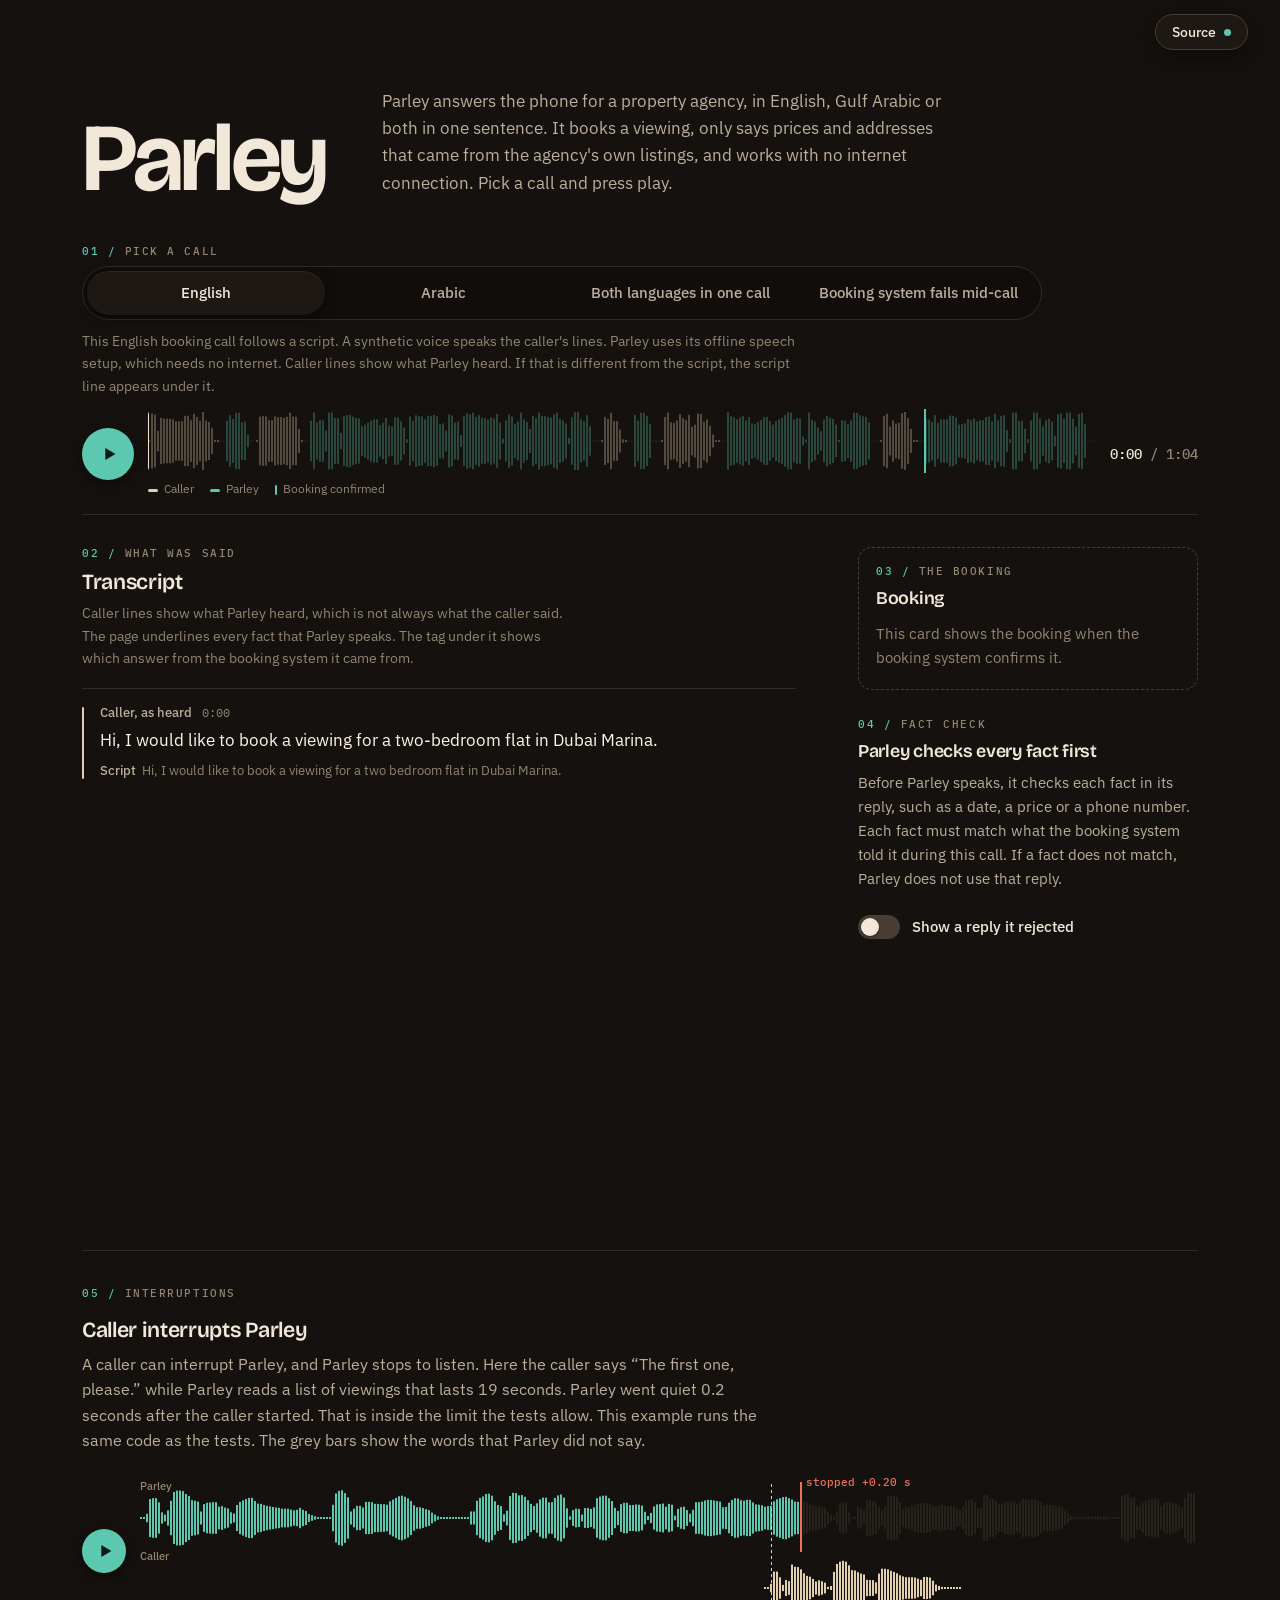
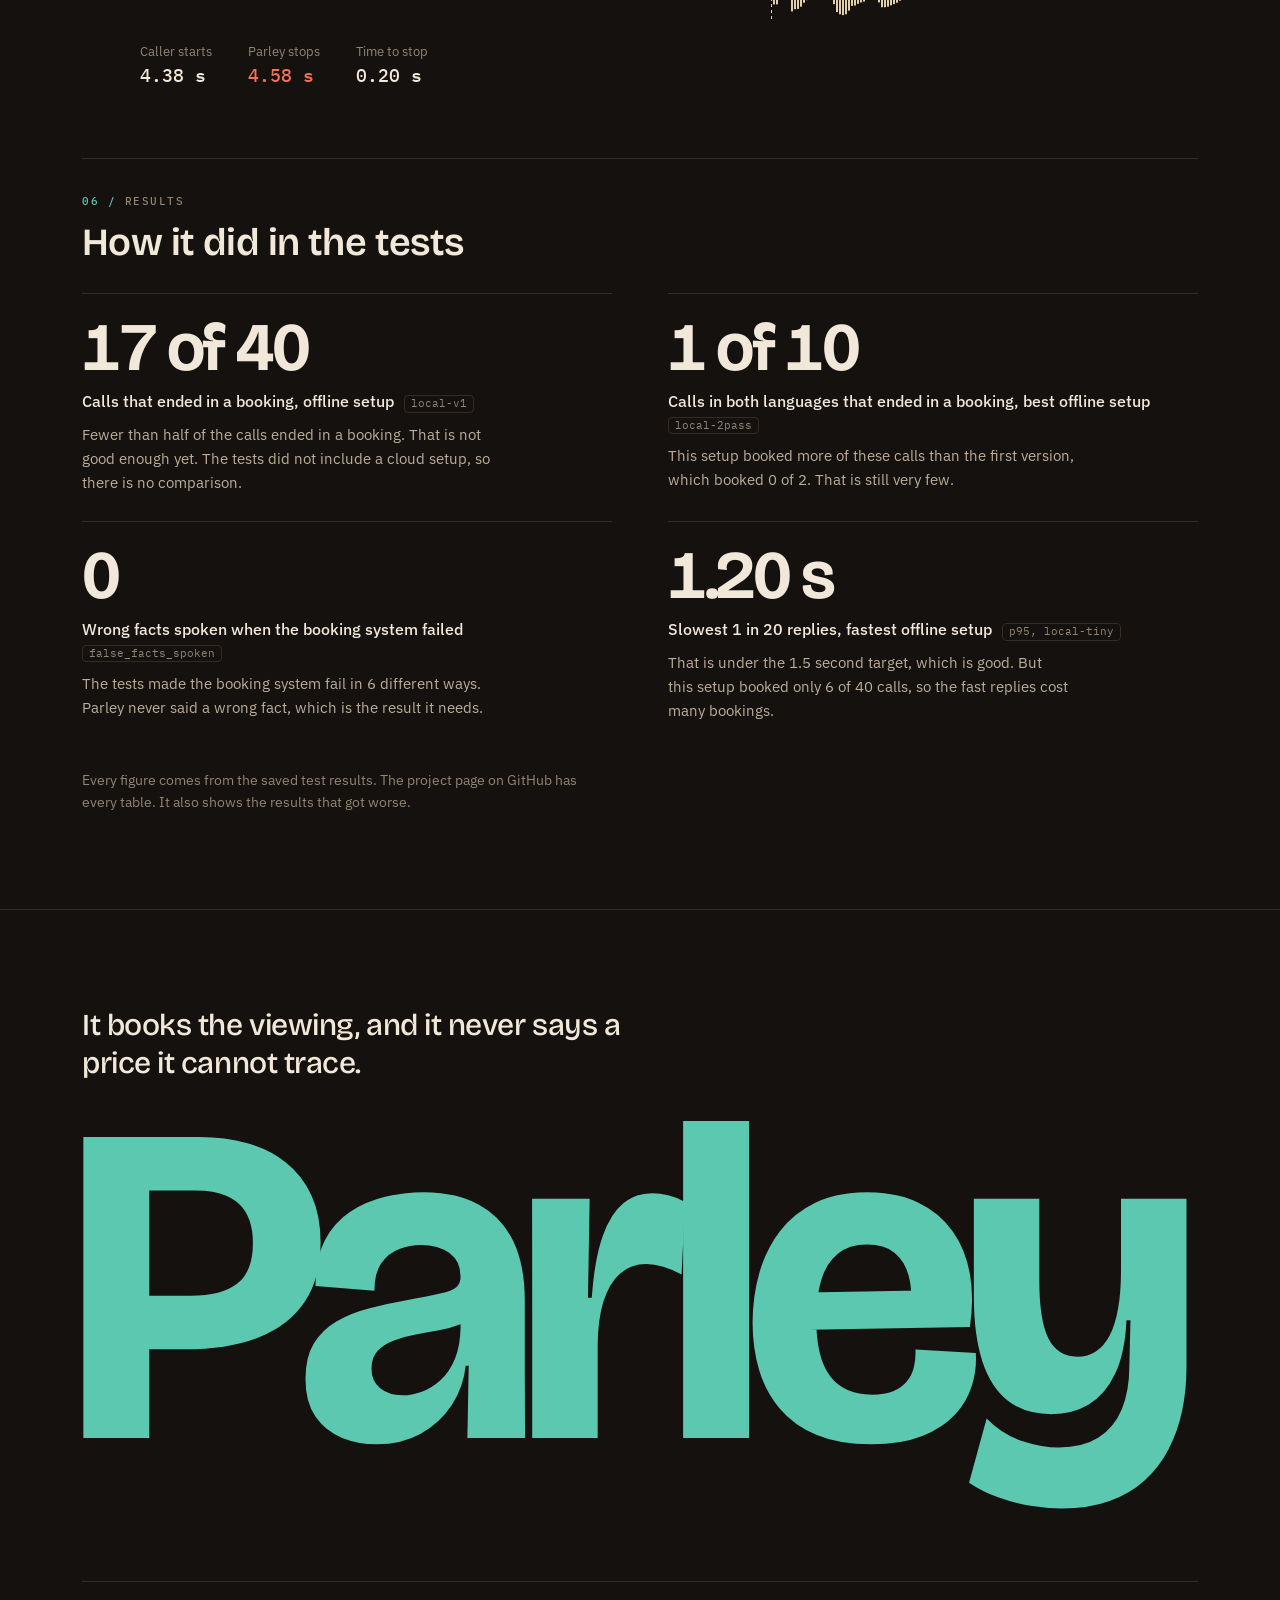
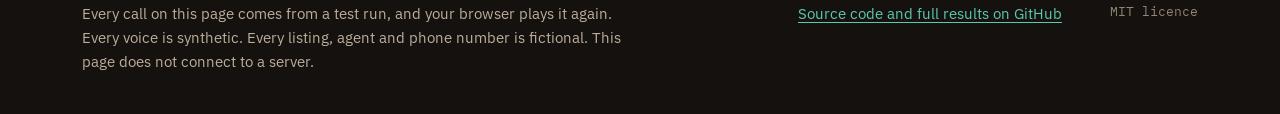
<file: site/index.html>
<!doctype html>
<html lang="en">
<head>
<meta charset="utf-8">
<meta name="viewport" content="width=device-width, initial-scale=1">
<title>Parley: a phone agent for property viewings</title>
<meta name="description" content="This page plays recorded calls to Parley, a phone agent that books property viewings in English, Gulf Arabic or both in one sentence. The page shows where each fact that Parley speaks came from.">
<meta name="theme-color" content="#15110e">
<meta property="og:title" content="Parley: a phone agent for property viewings">
<meta property="og:description" content="Listen to recorded calls in English, Gulf Arabic and both at once. The page shows where each spoken fact came from.">
<meta property="og:type" content="website">
<link rel="icon" href="favicon.svg" type="image/svg+xml">
<link rel="preconnect" href="https://fonts.googleapis.com">
<link rel="preconnect" href="https://fonts.gstatic.com" crossorigin>
<link rel="stylesheet" href="https://fonts.googleapis.com/css2?family=Bricolage+Grotesque:opsz,wght@12..96,500..700&family=IBM+Plex+Mono:wght@400;500&family=IBM+Plex+Sans+Arabic:wght@400;500&family=IBM+Plex+Sans:ital,wght@0,400;0,500;0,600;1,400&display=swap">
<link rel="stylesheet" href="styles.css">
</head>
<body>
<a class="skip" href="#line">Skip to the calls</a>
<a class="source-pill" href="https://github.com/samad-zeeshan/Parley">Source</a>

<header class="masthead">
  <h1 translate="no">Parley</h1>
  <p class="lede">Parley answers the phone for a property agency, in English, Gulf Arabic or both in one sentence.
    It books a viewing, only says prices and addresses that came from the agency's own listings, and works with no
    internet connection. Pick a call and press play.</p>
</header>

<main>
  <div class="stage">
  <section id="line" class="line" aria-label="Recorded calls">
    <p class="eyebrow" aria-hidden="true">Pick a call</p>
    <div class="dial" role="group" aria-label="Pick a call">
      <span class="dial-thumb" aria-hidden="true"></span>
      <button type="button" data-call="english" data-demo="call-en" aria-pressed="false">English</button>
      <button type="button" data-call="arabic" data-demo="call-ar" aria-pressed="false">Arabic</button>
      <button type="button" data-call="switched" aria-pressed="false">Both languages in one call</button>
      <button type="button" data-call="outage" data-demo="call-outage" aria-pressed="false" class="fault">Booking system fails mid-call</button>
    </div>
    <p id="note" class="note"></p>

    <div class="deck">
      <button type="button" id="play" class="play" data-demo="play" aria-label="Play" disabled>
        <svg class="i-play" viewBox="0 0 24 24" aria-hidden="true"><path d="M8 5.5v13l11-6.5z"/></svg>
        <svg class="i-pause" viewBox="0 0 24 24" aria-hidden="true"><path d="M7 5h3.5v14H7zM13.5 5H17v14h-3.5z"/></svg>
        <span class="spinner" aria-hidden="true"></span>
      </button>
      <div class="wave-wrap">
        <canvas id="wave" class="wave" role="slider" tabindex="0" aria-label="Position in the call"
                aria-valuemin="0" aria-valuemax="0" aria-valuenow="0"></canvas>
        <div class="legend" aria-hidden="true">
          <span class="key caller">Caller</span>
          <span class="key agent">Parley</span>
          <span class="key event" id="event-key">Booking confirmed</span>
        </div>
      </div>
      <p class="clock" aria-live="off"><span id="clock">-:--</span><span class="of"> / <span id="total">-:--</span></span></p>
    </div>
  </section>

  <div class="split">
    <section class="transcript" aria-labelledby="transcript-h">
      <p class="eyebrow" aria-hidden="true">What was said</p>
      <h2 id="transcript-h">Transcript</h2>
      <p class="hint">Caller lines show what Parley heard, which is not always what the caller said. The page
        underlines every fact that Parley speaks. The tag under it shows which answer from the booking system it came
        from.</p>
      <ol id="log" class="log" aria-live="polite"></ol>
      <p id="log-empty" class="log-empty">Press play. Each line appears when someone speaks it.</p>
    </section>

    <aside class="side">
      <section id="card" class="ticket" data-state="pending" aria-live="polite" aria-labelledby="card-h">
        <p class="eyebrow" aria-hidden="true">The booking</p>
        <h2 id="card-h">Booking</h2>
        <div id="card-body"></div>
      </section>

      <section class="check" aria-labelledby="check-h">
        <p class="eyebrow" aria-hidden="true">Fact check</p>
        <h2 id="check-h">Parley checks every fact first</h2>
        <p>Before Parley speaks, it checks each fact in its reply, such as a date, a price or a phone number. Each
          fact must match what the booking system told it during this call. If a fact does not match, Parley does not
          use that reply.</p>
        <button type="button" id="show-rejected" class="switch" data-demo="rejected" role="switch" aria-checked="false"
                aria-controls="rejected">
          <span class="track" aria-hidden="true"><span class="knob"></span></span>
          <span>Show a reply it rejected</span>
        </button>
        <div id="rejected" class="rejected" hidden></div>
      </section>
    </aside>
  </div>
  </div>

  <section class="barge" aria-labelledby="barge-h">
    <div class="barge-head">
      <p class="eyebrow" aria-hidden="true">Interruptions</p>
      <h2 id="barge-h">Caller interrupts Parley</h2>
      <p id="barge-text" class="barge-text"></p>
    </div>
    <div class="barge-deck">
      <button type="button" id="barge-play" class="play small" aria-label="Play the interruption" disabled>
        <svg class="i-play" viewBox="0 0 24 24" aria-hidden="true"><path d="M8 5.5v13l11-6.5z"/></svg>
        <svg class="i-pause" viewBox="0 0 24 24" aria-hidden="true"><path d="M7 5h3.5v14H7zM13.5 5H17v14h-3.5z"/></svg>
        <span class="spinner" aria-hidden="true"></span>
      </button>
      <canvas id="barge-wave" class="barge-wave" role="img" aria-label="Parley's waveform stops soon after the caller starts to talk"></canvas>
    </div>
    <dl id="barge-stats" class="barge-stats"></dl>
  </section>

  <section class="numbers" aria-labelledby="numbers-h">
    <p class="eyebrow" aria-hidden="true">Results</p>
    <h2 id="numbers-h">How it did in the tests</h2>
    <dl id="numbers" class="ledger"></dl>
    <p class="hint" id="numbers-note"></p>
  </section>

  <p id="load-error" class="load-error" role="alert" hidden>The recorded calls did not load. Reload the page to try
    again.</p>
</main>

<footer class="foot">
  <div class="foot-inner">
    <p class="foot-voice">It books the viewing, and it never says a price it cannot trace.</p>
    <p class="wordmark" aria-hidden="true" translate="no">Parley</p>
    <div class="foot-cols">
      <p>Every call on this page comes from a test run, and your browser plays it again. Every voice is
        synthetic. Every listing, agent and phone number is fictional. This page does not connect to a server.</p>
      <p><a href="https://github.com/samad-zeeshan/Parley">Source code and full results on GitHub</a></p>
      <p class="licence">MIT licence</p>
    </div>
  </div>
</footer>
<script src="app.js"></script>
</body>
</html>
</file>
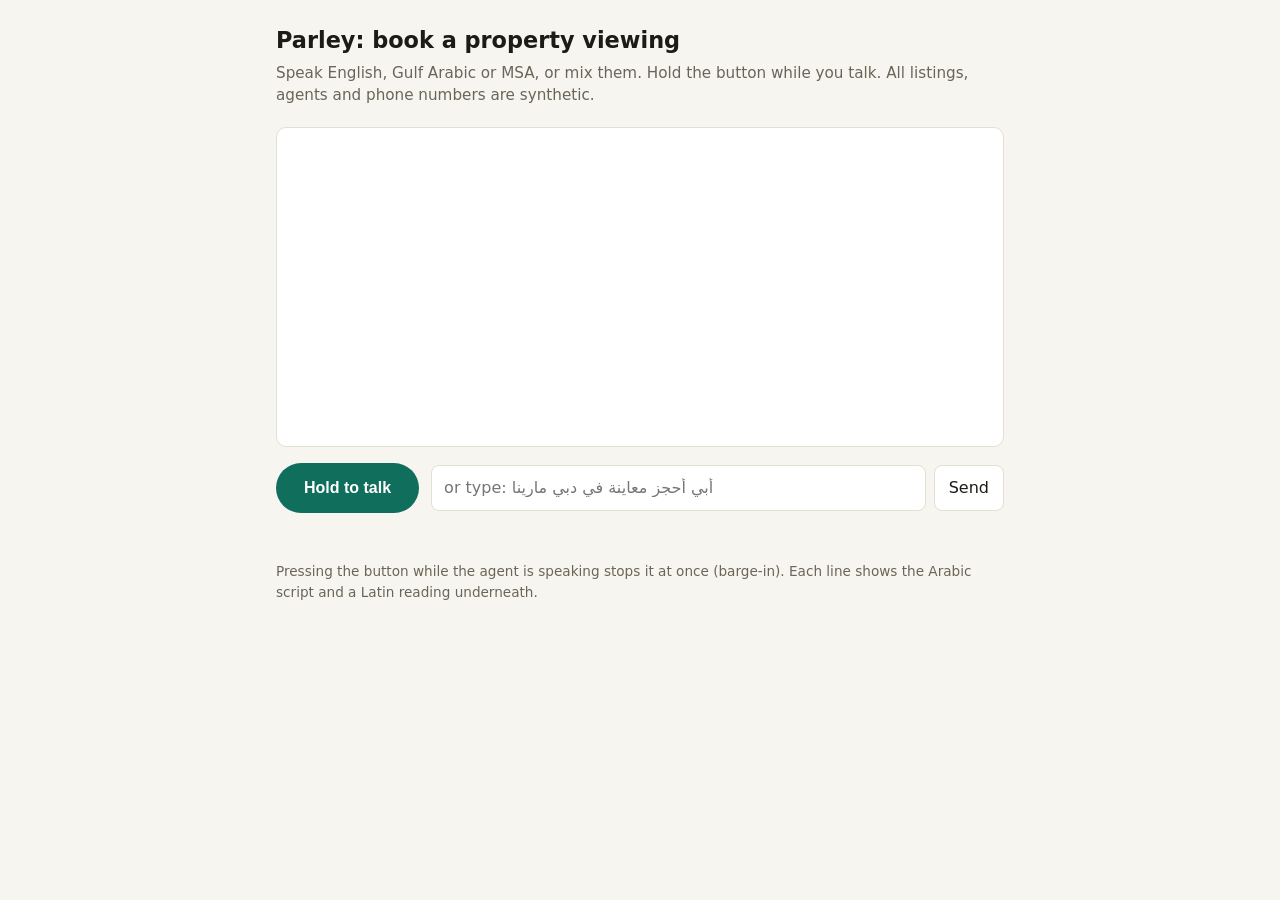
<file: web/index.html>
<!doctype html>
<html lang="en">
<head>
<meta charset="utf-8">
<meta name="viewport" content="width=device-width, initial-scale=1">
<title>Parley voice booking</title>
<style>
  :root {
    --bg: #f7f5f0; --panel: #ffffff; --ink: #1d1b16; --muted: #6b6558; --line: #e4dfd3;
    --accent: #0f6e5c; --accent-ink: #ffffff; --caller: #eef4f2; --agent: #f4f1ea; --warn: #9a3b1a;
  }
  @media (prefers-color-scheme: dark) {
    :root {
      --bg: #151412; --panel: #1f1d1a; --ink: #eeeae1; --muted: #a39d90; --line: #34312b;
      --accent: #3fb59b; --accent-ink: #0d1411; --caller: #1c2926; --agent: #2a2721; --warn: #f08a62;
    }
  }
  * { box-sizing: border-box; }
  body { margin: 0; background: var(--bg); color: var(--ink);
         font: 16px/1.5 system-ui, "Segoe UI", "Noto Sans Arabic", Tahoma, sans-serif; }
  main { max-width: 760px; margin: 0 auto; padding: 24px 16px 48px; }
  h1 { font-size: 1.4rem; margin: 0 0 4px; }
  .sub { color: var(--muted); margin: 0 0 20px; font-size: 0.95rem; }
  #log { background: var(--panel); border: 1px solid var(--line); border-radius: 10px; padding: 12px;
         min-height: 320px; max-height: 60vh; overflow-y: auto; }
  .msg { border-radius: 8px; padding: 10px 12px; margin: 8px 0; }
  .caller { background: var(--caller); margin-left: 15%; }
  .agent { background: var(--agent); margin-right: 15%; }
  .who { font-size: 0.75rem; color: var(--muted); text-transform: uppercase; letter-spacing: 0.04em; }
  .text { font-size: 1.05rem; }
  .latin { color: var(--muted); font-size: 0.9rem; font-style: italic; }
  .meta { color: var(--muted); font-size: 0.75rem; margin-top: 4px; }
  .controls { display: flex; gap: 12px; align-items: center; margin-top: 16px; flex-wrap: wrap; }
  #ptt { background: var(--accent); color: var(--accent-ink); border: 0; border-radius: 999px;
         padding: 16px 28px; font-size: 1rem; font-weight: 600; cursor: pointer; user-select: none;
         touch-action: none; }
  #ptt.rec { background: var(--warn); }
  #ptt:disabled { opacity: 0.5; cursor: wait; }
  form { display: flex; gap: 8px; flex: 1; min-width: 240px; }
  input[type=text] { flex: 1; padding: 10px 12px; border-radius: 8px; border: 1px solid var(--line);
                     background: var(--panel); color: var(--ink); font: inherit; }
  button.send { padding: 10px 14px; border-radius: 8px; border: 1px solid var(--line);
                background: var(--panel); color: var(--ink); font: inherit; cursor: pointer; }
  #status { color: var(--muted); font-size: 0.9rem; min-height: 1.4em; margin-top: 8px; }
  .note { color: var(--muted); font-size: 0.85rem; margin-top: 20px; }
</style>
</head>
<body>
<main>
  <h1>Parley: book a property viewing</h1>
  <p class="sub">Speak English, Gulf Arabic or MSA, or mix them. Hold the button while you talk. All listings,
    agents and phone numbers are synthetic.</p>
  <div id="log" aria-live="polite"></div>
  <div class="controls">
    <button id="ptt" type="button">Hold to talk</button>
    <form id="textform">
      <input id="text" type="text" placeholder="or type: أبي أحجز معاينة في دبي مارينا" autocomplete="off">
      <button class="send" type="submit">Send</button>
    </form>
  </div>
  <div id="status"></div>
  <p class="note">Pressing the button while the agent is speaking stops it at once (barge-in). Each line shows
    the Arabic script and a Latin reading underneath.</p>
</main>
<script>
const log = document.getElementById("log");
const statusEl = document.getElementById("status");
const ptt = document.getElementById("ptt");
let session = null, recorder = null, chunks = [], stream = null, playing = null;

const hasArabic = s => /[؀-ۿ]/.test(s || "");

async function newSession() {
  const r = await fetch("/agent/sessions", { method: "POST" });
  session = (await r.json()).session_id;
}

function add(who, text, latin, meta) {
  const div = document.createElement("div");
  div.className = "msg " + who;
  const whoEl = document.createElement("div");
  whoEl.className = "who";
  whoEl.textContent = who === "caller" ? "Caller" : "Agent";
  const t = document.createElement("div");
  t.className = "text";
  t.textContent = text || "(nothing heard)";
  t.dir = hasArabic(text) ? "rtl" : "ltr";
  div.append(whoEl, t);
  if (hasArabic(text) && latin) {
    const l = document.createElement("div");
    l.className = "latin";
    l.textContent = latin;
    div.append(l);
  }
  if (meta) {
    const m = document.createElement("div");
    m.className = "meta";
    m.textContent = meta;
    div.append(m);
  }
  log.append(div);
  log.scrollTop = log.scrollHeight;
}

function stopAgent() {
  if (playing) { playing.pause(); playing = null; }
}

function show(body) {
  const t = body.timings || {};
  add("caller", body.transcript, body.transcript_latin,
      `${body.dialect} · intent ${body.intent}` + (t.asr ? ` · ASR ${t.asr.toFixed(2)} s` : ""));
  add("agent", body.reply, body.reply_latin,
      `${body.action} · reply in ${body.lang}` + (t.total ? ` · turn ${t.total.toFixed(2)} s` : ""));
  if (body.reply_audio_wav_b64) {
    playing = new Audio("data:audio/wav;base64," + body.reply_audio_wav_b64);
    playing.onended = () => { playing = null; };
    playing.play().catch(() => {});
  }
}

async function sendAudio(blob) {
  ptt.disabled = true;
  statusEl.textContent = "Transcribing on this machine's CPU, this takes a few seconds...";
  try {
    const r = await fetch(`/agent/sessions/${session}/audio`, { method: "POST", body: blob,
      headers: { "Content-Type": blob.type || "audio/webm" } });
    if (!r.ok) { statusEl.textContent = `Audio turn failed: ${r.status} ${await r.text()}`; return; }
    show(await r.json());
    statusEl.textContent = "";
  } finally { ptt.disabled = false; }
}

async function startTalking(e) {
  e.preventDefault();
  stopAgent();                                   // barge-in: the caller wins
  if (!session) await newSession();
  if (!stream) {
    stream = await navigator.mediaDevices.getUserMedia({
      audio: { echoCancellation: true, noiseSuppression: true, channelCount: 1 } });
  }
  chunks = [];
  recorder = new MediaRecorder(stream);
  recorder.ondataavailable = ev => chunks.push(ev.data);
  recorder.onstop = () => sendAudio(new Blob(chunks, { type: recorder.mimeType }));
  recorder.start();
  ptt.classList.add("rec");
  ptt.textContent = "Listening... release to send";
}

function stopTalking(e) {
  e.preventDefault();
  if (recorder && recorder.state === "recording") recorder.stop();
  ptt.classList.remove("rec");
  ptt.textContent = "Hold to talk";
}

ptt.addEventListener("pointerdown", startTalking);
ptt.addEventListener("pointerup", stopTalking);
ptt.addEventListener("pointerleave", e => { if (recorder && recorder.state === "recording") stopTalking(e); });

document.getElementById("textform").addEventListener("submit", async e => {
  e.preventDefault();
  const input = document.getElementById("text");
  const text = input.value.trim();
  if (!text) return;
  stopAgent();
  if (!session) await newSession();
  input.value = "";
  const r = await fetch(`/agent/sessions/${session}/text?speak=true`, { method: "POST",
    headers: { "Content-Type": "application/json" }, body: JSON.stringify({ text }) });
  show(await r.json());
});
</script>
</body>
</html>
</file>
<file: site/styles.css>
/* The phone line: a warm dark room, the caller in cream, Parley in one teal, faults in one red. */
/* Registered so the page can tween from the dark room to paper. Unregistered custom properties only snap. */
@property --bg { syntax: "<color>"; inherits: true; initial-value: #15110e; }
@property --ink { syntax: "<color>"; inherits: true; initial-value: #f1e8da; }
@property --ink-2 { syntax: "<color>"; inherits: true; initial-value: #bcae9b; }
@property --ink-3 { syntax: "<color>"; inherits: true; initial-value: #928573; }
@property --line { syntax: "<color>"; inherits: true; initial-value: #342b24; }
@property --accent { syntax: "<color>"; inherits: true; initial-value: #5cc8b0; }
:root {
  color-scheme: dark;
  --bg: #15110e;
  --raised: #1d1814;
  --sunk: #100d0b;
  --ink: #f1e8da;
  --ink-2: #bcae9b;
  --ink-3: #928573;
  --line: #342b24;
  --line-2: #4a3e34;
  --caller: #e2cfae;
  --accent: #5cc8b0;
  --accent-ink: #0c1a16;
  --accent-soft: rgba(92, 200, 176, 0.14);
  --signal: #f07158;
  --signal-soft: rgba(240, 113, 88, 0.13);

  --display: "Bricolage Grotesque", "IBM Plex Sans", sans-serif;
  --text: "IBM Plex Sans", "IBM Plex Sans Arabic", sans-serif;
  --arabic: "IBM Plex Sans Arabic", "IBM Plex Sans", sans-serif;
  --mono: "IBM Plex Mono", ui-monospace, monospace;

  --ease-out: cubic-bezier(0.23, 1, 0.32, 1);
  --ease-move: cubic-bezier(0.77, 0, 0.175, 1);
  --gutter: 16px;
  --radius: 14px;
  --radius-sm: 8px;
  transition: --bg 700ms var(--ease-out), --ink 700ms var(--ease-out), --ink-2 700ms var(--ease-out),
              --ink-3 700ms var(--ease-out), --line 700ms var(--ease-out), --accent 700ms var(--ease-out);
}
/* The one theme flip: the results section turns the page to the caller's cream, with the dark room as ink. */
:root.paper {
  --bg: #ece2d0;
  --ink: #15110e;
  --ink-2: #3f352c;
  --ink-3: #62564a;
  --line: #cdbfa8;
  --accent: #1d6e5d;
}
/* The player and the corner pill keep the dark room while the page flips under them. */
.line, .source-pill {
  --bg: #15110e; --ink: #f1e8da; --ink-2: #bcae9b; --ink-3: #928573; --line: #342b24; --accent: #5cc8b0;
}
@media (min-width: 760px) { :root { --gutter: 32px; } }

* { box-sizing: border-box; }
[hidden] { display: none !important; }
html { -webkit-text-size-adjust: 100%; -webkit-tap-highlight-color: transparent; }
button { touch-action: manipulation; }
body {
  margin: 0;
  background: var(--bg);
  color: var(--ink);
  font: 400 1rem/1.6 var(--text);
  text-rendering: optimizeLegibility;
  -webkit-font-smoothing: antialiased;
}
::selection { background: var(--accent); color: var(--accent-ink); }
a { color: var(--accent); text-underline-offset: 0.2em; text-decoration-thickness: 1px; }
a:hover { text-decoration-thickness: 2px; }
:focus-visible { outline: 2px solid var(--accent); outline-offset: 3px; border-radius: 4px; }
h1, h2 { font-family: var(--display); font-weight: 600; margin: 0; text-wrap: balance; }
h2 { font-size: 1.35rem; letter-spacing: -0.015em; line-height: 1.2; font-variation-settings: "opsz" 32; }
p { margin: 0; text-wrap: pretty; }
.hint { color: var(--ink-3); font-size: 0.875rem; max-width: 62ch; }

/* Numbered by a counter, so the page source carries no digits and the order follows the markup. */
main { counter-reset: eyebrow; }
.eyebrow { counter-increment: eyebrow; margin: 0 0 10px; font: 500 0.6875rem/1.2 var(--mono); letter-spacing: 0.14em;
           text-transform: uppercase; color: var(--ink-3); }
.eyebrow::before { content: counter(eyebrow, decimal-leading-zero) " / "; color: var(--accent); }
.line .eyebrow { margin-bottom: 8px; }

.source-pill { position: fixed; top: 14px; right: var(--gutter); z-index: 5; display: inline-flex; align-items: center;
               gap: 8px; min-height: 36px; padding: 0 16px; border-radius: 999px; background: var(--raised);
               border: 1px solid var(--line-2); color: var(--ink); font: 500 0.875rem/1 var(--text); text-decoration: none;
               box-shadow: 0 6px 18px rgba(5, 3, 2, 0.45); transition: background-color 200ms ease, transform 140ms var(--ease-out); }
.source-pill::after { content: ""; width: 7px; height: 7px; border-radius: 50%; background: var(--accent); }
.source-pill:hover { background: #2a221c; text-decoration: none; }
.source-pill:active { transform: scale(0.97); }

.skip { position: absolute; left: var(--gutter); top: -60px; z-index: 3; background: var(--accent); color: var(--accent-ink);
        padding: 10px 14px; border-radius: var(--radius-sm); font-weight: 600; text-decoration: none; }
.skip:focus { top: 12px; }

.masthead, main { max-width: 1180px; margin: 0 auto; padding-inline: var(--gutter); }
.masthead { padding-top: clamp(40px, 8vw, 88px); padding-bottom: 28px;
            display: grid; gap: 18px; align-items: end; }
@media (min-width: 900px) { .masthead { grid-template-columns: auto 1fr; gap: 56px; } }
h1 { font-size: clamp(3.5rem, 11vw, 6rem); line-height: 0.9; letter-spacing: -0.035em;
     font-variation-settings: "opsz" 96; font-weight: 650; }
.lede { max-width: 58ch; color: var(--ink-2); font-size: 1.0625rem; padding-bottom: 6px; }

/* ---- the call selector ---- */
.line { position: relative; z-index: 2; background: var(--bg); padding: 14px 0 16px;
        border-bottom: 1px solid var(--line); }
/* The player stays in reach while the transcript scrolls, but only where it leaves room to read.
   The .stage wrapper ends with the transcript, so the player lets go before the barge-in and results. */
@media (min-width: 760px) and (min-height: 640px) {
  .line { position: sticky; top: 0; }
}
.dial { position: relative; display: grid; grid-template-columns: repeat(4, minmax(0, 1fr)); gap: 0;
        background: var(--sunk); border: 1px solid var(--line); border-radius: 999px; padding: 4px; max-width: 960px; }
/* Keep the fixed Source pill clear of the sticky selector on mid-width screens. */
@media (min-width: 761px) and (max-width: 1040px) { .dial { max-width: calc(100% - 96px); } }
.dial-thumb { position: absolute; top: 0; left: 0; width: 0; height: 0; border-radius: 999px;
              background: var(--raised); box-shadow: 0 1px 0 rgba(255, 240, 220, 0.06) inset, 0 4px 14px rgba(0, 0, 0, 0.35);
              pointer-events: none; opacity: 0; transition: background-color 200ms ease, opacity 200ms ease; }
.dial[data-fault] .dial-thumb { background: #3a1f19; }
.dial button { position: relative; font: 500 0.9375rem/1.2 var(--text); color: var(--ink-2); background: none; border: 0;
               border-radius: 999px; min-height: 44px; padding: 8px 12px; cursor: pointer; text-wrap: balance;
               transition: color 200ms ease, transform 140ms var(--ease-out); }
.dial button:hover { color: var(--ink); }
.dial button:active { transform: scale(0.97); }
.dial button[aria-pressed="true"] { color: var(--ink); }
.dial button.fault[aria-pressed="true"] { color: #ffd9cf; }
.dial button:disabled { color: var(--ink-3); cursor: default; }
@media (max-width: 760px) { .dial { grid-template-columns: repeat(2, minmax(0, 1fr)); border-radius: 26px; } }

.note { color: var(--ink-3); font-size: 0.875rem; margin-top: 10px; min-height: 1.6em; max-width: 90ch; }

.deck { display: grid; grid-template-columns: auto 1fr auto; align-items: center; gap: 14px; margin-top: 12px; }
@media (max-width: 560px) {
  .deck { grid-template-columns: auto 1fr; row-gap: 4px; }
  .deck .clock { grid-column: 2; grid-row: 1; justify-self: end; align-self: start; }
  .deck .wave-wrap { grid-column: 1 / -1; }
}
.play { position: relative; display: grid; place-items: center; width: 52px; height: 52px; border-radius: 50%;
        border: 0; background: var(--accent); color: var(--accent-ink); cursor: pointer;
        box-shadow: 0 4px 12px rgba(5, 3, 2, 0.5);
        transition: transform 140ms var(--ease-out), background-color 200ms ease, box-shadow 200ms ease; }
.play.small { width: 44px; height: 44px; }
.play svg { width: 22px; height: 22px; fill: currentColor; grid-area: 1 / 1; transition: opacity 160ms ease, transform 200ms var(--ease-out); }
.play .i-play { transform: translateX(1px); }
.play .i-pause, .play[data-state="playing"] .i-play { opacity: 0; transform: scale(0.7); }
.play[data-state="playing"] .i-pause { opacity: 1; transform: none; }
.play:hover { background: #74d6c0; }
.play:active { transform: scale(0.95); }
.play:disabled { background: var(--line-2); color: var(--ink-3); box-shadow: none; cursor: default; }
.play:disabled svg { opacity: 0.5; }
.spinner { grid-area: 1 / 1; width: 22px; height: 22px; border-radius: 50%; border: 2px solid currentColor;
           border-right-color: transparent; opacity: 0; }
.play[data-state="loading"] svg { opacity: 0; }
.play[data-state="loading"] .spinner { opacity: 1; animation: spin 700ms linear infinite; }
@keyframes spin { to { transform: rotate(360deg); } }

.wave-wrap { min-width: 0; }
.wave { display: block; width: 100%; height: 64px; cursor: ew-resize; touch-action: none; border-radius: 6px; }
.wave:focus-visible { outline-offset: 4px; }
.legend { display: flex; flex-wrap: wrap; gap: 4px 16px; margin-top: 6px; font-size: 0.75rem; color: var(--ink-3); }
.key::before { content: ""; display: inline-block; width: 10px; height: 3px; border-radius: 2px; margin-right: 6px;
               vertical-align: middle; background: currentColor; }
.key.caller::before { background: var(--caller); }
.key.agent::before { background: var(--accent); }
.key.event::before { width: 2px; height: 10px; background: var(--accent); }
.key.event.fault::before { background: var(--signal); }
.clock { font: 500 0.875rem/1 var(--mono); font-variant-numeric: tabular-nums; color: var(--ink); white-space: nowrap; }
.clock .of { color: var(--ink-3); }

/* ---- transcript and side column ---- */
.split { display: grid; gap: 40px; padding-top: 32px; }
@media (min-width: 980px) { .split { grid-template-columns: minmax(0, 1fr) 340px; gap: 56px; } }
.transcript h2 { margin-bottom: 6px; }
.transcript .hint { margin-bottom: 18px; }
.log { position: relative; list-style: none; margin: 0; padding: 0 6px 0 0; max-height: min(72vh, 760px); overflow-y: auto;
       overscroll-behavior: contain; scrollbar-width: thin; scrollbar-color: var(--line-2) transparent; }
/* Under the sticky player the transcript box ends at the bottom of the screen, so the spoken line stays in view. */
@media (min-width: 760px) and (min-height: 640px) { .log { max-height: max(320px, calc(100dvh - 410px)); } }
.log-empty { color: var(--ink-3); font-size: 0.9375rem; padding: 22px 0; border-top: 1px dashed var(--line-2); }

.turn { position: relative; padding: 14px 0 16px 18px; border-top: 1px solid var(--line);
        opacity: 0; transform: translateY(6px); visibility: hidden;
        transition: opacity 280ms var(--ease-out), transform 280ms var(--ease-out), visibility 0s linear 280ms; }
.turn.on { opacity: 1; transform: none; visibility: visible; transition-delay: 0s; }
.turn::before { content: ""; position: absolute; left: 0; top: 18px; bottom: 18px; width: 2px; border-radius: 2px;
                background: var(--caller); opacity: 0.35; transition: opacity 200ms ease; }
.turn.agent::before { background: var(--accent); }
.turn.now::before { opacity: 1; }
.turn.fault::before { background: var(--signal); }
.meta { display: flex; align-items: baseline; gap: 10px; font-size: 0.8125rem; color: var(--ink-3); margin-bottom: 4px; }
.who { color: var(--ink-2); font-weight: 500; }
.turn.agent .who { color: var(--accent); }
.at { font-family: var(--mono); font-variant-numeric: tabular-nums; font-size: 0.75rem; }
.tag { font-family: var(--mono); font-size: 0.6875rem; padding: 1px 7px; border-radius: 4px;
       background: var(--signal-soft); color: var(--signal); }

.scripts { display: grid; gap: 4px 24px; }
.scripts.two { grid-template-columns: minmax(0, 1fr); }
@media (min-width: 720px) {
  /* Arabic sits on the right where the eye starts reading it, the romanised line mirrors it on the left. */
  .scripts.two { grid-template-columns: minmax(0, 1fr) minmax(0, 1fr); }
  .scripts.two .spoken { grid-column: 2; grid-row: 1; }
  .scripts.two .translit { grid-column: 1; grid-row: 1; align-self: center; }
}
.spoken { font-size: 1.0625rem; line-height: 1.6; unicode-bidi: plaintext; }
.spoken[dir="rtl"] { text-align: right; }
.turn.now .spoken { color: #fff7ea; }
.translit { font-style: italic; color: var(--ink-3); font-size: 0.875rem; line-height: 1.55; }

/* Plex Sans Arabic draws smaller than Plex Sans at the same size, so Arabic runs get a larger optical size and more leading. */
[lang="ar"], .ar { font-family: var(--arabic); font-size: 1.12em; line-height: 1.9; letter-spacing: 0; font-feature-settings: "kern"; }
.spoken [lang="ar"], bdi.ar { font-size: 1.1em; line-height: 1; }
.spoken[lang="ar"] { font-size: 1.1875rem; line-height: 1.95; }

.script-line { font-size: 0.8125rem; color: var(--ink-3); margin-top: 6px; unicode-bidi: plaintext; }
.script-line b { font-weight: 500; color: var(--ink-2); margin-inline-end: 6px; }

.fact { background-image: linear-gradient(var(--accent), var(--accent)); background-repeat: no-repeat;
        background-position: 0 100%; background-size: 0% 1.5px; padding-bottom: 1px; border-radius: 2px;
        transition: background-size 420ms var(--ease-out), background-color 160ms ease; }
.turn.on .fact { background-size: 100% 1.5px; }
.fact.hot { background-color: var(--accent-soft); }
.fact.from-caller { background-image: linear-gradient(var(--caller), var(--caller)); }

.sources { list-style: none; margin: 10px 0 0; padding: 0; display: grid; gap: 6px; }
.src { display: flex; flex-wrap: wrap; align-items: baseline; gap: 4px 10px; font-size: 0.8125rem; color: var(--ink-2);
       padding: 6px 10px; border-radius: var(--radius-sm); background: var(--sunk); border: 1px solid var(--line);
       opacity: 0; transform: translateY(4px) scale(1.02);
       transition: opacity 240ms var(--ease-out), transform 320ms var(--ease-out), border-color 160ms ease; }
.turn.on .src { opacity: 1; transform: none; transition-delay: calc(120ms + var(--i, 0) * 60ms); }
.src.hot { border-color: var(--accent); }
.src code { font: 500 0.75rem/1.4 var(--mono); color: var(--accent); }
.src .ref { font: 400 0.75rem/1.4 var(--mono); color: var(--ink-3); }
.src .vals { color: var(--ink); unicode-bidi: plaintext; }
.src.caller code { color: var(--caller); }
.checked { font: 400 0.75rem/1.4 var(--mono); color: var(--ink-3); margin-top: 6px; }

.side { display: grid; gap: 28px; align-content: start; }
@media (min-width: 980px) { .side { position: sticky; top: 278px; align-self: start; } }

.ticket { border-radius: var(--radius); padding: 18px 18px 20px; background: var(--raised);
          box-shadow: 0 1px 0 rgba(255, 240, 220, 0.05) inset, 0 12px 32px rgba(5, 3, 2, 0.45); }
.ticket h2 { font-size: 1.125rem; margin-bottom: 12px; }
.ticket[data-state="pending"] { background: transparent; box-shadow: none; outline: 1px dashed var(--line-2); outline-offset: -1px; }
.ticket[data-state="booked"] h2 { color: var(--accent); }
.ticket[data-state="fault"] { background: #221512; }
.ticket[data-state="fault"] h2 { color: var(--signal); }
#card-body.enter { animation: print 460ms var(--ease-out); }
@keyframes print { from { clip-path: inset(0 0 100% 0); opacity: 0.4; } to { clip-path: inset(0 0 0 0); opacity: 1; } }
.ticket dl { margin: 0; display: grid; grid-template-columns: auto minmax(0, 1fr); gap: 8px 16px; font-size: 0.9375rem; }
.ticket dt { color: var(--ink-3); }
.ticket dd { margin: 0; }
.ticket dd[dir="rtl"] { text-align: right; }
.ticket .muted { color: var(--ink-3); font-size: 0.9375rem; }
.ticket .src-line { margin-top: 14px; font: 400 0.75rem/1.5 var(--mono); color: var(--ink-3); overflow-wrap: anywhere; }
.ticket .src-line code { color: var(--accent); font: inherit; }
.audit { list-style: none; margin: 12px 0 0; padding: 0; display: grid; gap: 2px; font: 400 0.75rem/1.5 var(--mono); }
.audit li { display: grid; grid-template-columns: 2.2em minmax(0, 1fr); gap: 8px; padding: 5px 0; border-top: 1px solid rgba(240, 113, 88, 0.16); }
.audit .seq { color: var(--ink-3); font-variant-numeric: tabular-nums; }
.audit .act { color: var(--ink); overflow-wrap: anywhere; }
.audit .bad { color: var(--signal); }
.audit .ok { color: var(--accent); }
.ticket .label { display: block; margin-top: 14px; font: 500 0.6875rem/1.2 var(--mono); letter-spacing: 0.1em;
                 text-transform: uppercase; color: var(--ink-3); }
.ticket .recovery { margin-top: 12px; font-size: 0.9375rem; color: var(--ink-2); }

.check h2 { font-size: 1.125rem; margin-bottom: 8px; }
.check > p:not(.eyebrow) { color: var(--ink-2); font-size: 0.9375rem; }
.switch { display: inline-flex; align-items: center; gap: 12px; margin-top: 14px; min-height: 44px; padding: 0;
          font: 500 0.9375rem/1.3 var(--text); color: var(--ink); background: none; border: 0; cursor: pointer; text-align: left; }
.switch .track { position: relative; flex: none; width: 42px; height: 24px; border-radius: 999px; background: var(--line-2);
                 transition: background-color 200ms ease; }
.switch .knob { position: absolute; top: 3px; left: 3px; width: 18px; height: 18px; border-radius: 50%; background: var(--ink);
                box-shadow: 0 1px 3px rgba(0, 0, 0, 0.4); transition: transform 260ms var(--ease-out); }
.switch[aria-checked="true"] .track { background: var(--signal); }
.switch[aria-checked="true"] .knob { transform: translateX(18px); }
.switch:active .knob { transform: scaleX(1.12); }
.switch[aria-checked="true"]:active .knob { transform: translateX(16px) scaleX(1.12); }

.rejected { margin-top: 12px; display: grid; gap: 12px; font-size: 0.9375rem; animation: print 420ms var(--ease-out); }
.rejected .label { display: block; font-size: 0.8125rem; color: var(--ink-3); margin-bottom: 2px; }
.rejected .model { color: var(--ink-2); text-decoration: line-through; text-decoration-color: var(--signal);
                   text-decoration-thickness: 1.5px; }
.rejected .why { font: 400 0.8125rem/1.55 var(--mono); padding: 10px 12px; border-radius: var(--radius-sm);
                 background: var(--signal-soft); color: #ffd9cf; }
.rejected .why code { font: inherit; color: var(--signal); }
.rejected .why .stamp { display: block; margin-top: 4px; color: var(--ink-3); }
.rejected .foot-note { color: var(--ink-3); font-size: 0.8125rem; }

/* ---- barge-in ---- */
.split, .barge, .numbers, .foot { background: var(--bg); }
.barge { margin-top: 72px; padding-top: 36px; border-top: 1px solid var(--line); }
.barge-head { display: grid; gap: 8px; max-width: 70ch; }
.barge-text { color: var(--ink-2); }
.barge-deck { display: grid; grid-template-columns: auto minmax(0, 1fr); gap: 14px; align-items: center; margin-top: 22px; }
.barge-wave { display: block; width: 100%; height: 150px; }
.barge-stats { display: flex; flex-wrap: wrap; gap: 10px 36px; margin: 16px 0 0; padding-left: 58px; }
@media (max-width: 560px) { .barge-stats { padding-left: 0; } }
.barge-stats div { display: grid; gap: 2px; }
.barge-stats dt { font-size: 0.8125rem; color: var(--ink-3); }
.barge-stats dd { margin: 0; font: 500 1.125rem/1.2 var(--mono); font-variant-numeric: tabular-nums; }
.barge-stats .stop dd { color: var(--signal); }

/* ---- results ---- */
.numbers { margin-top: 72px; padding: 36px 0 96px; border-top: 1px solid var(--line); }
.numbers h2 { font-size: clamp(1.6rem, 3.4vw, 2.4rem); }
.ledger { display: grid; margin: 28px 0 20px; }
@media (min-width: 760px) { .ledger { grid-template-columns: repeat(2, minmax(0, 1fr)); column-gap: 56px; } }
.ledger > div { display: flex; flex-direction: column; gap: 10px; padding: 22px 0 26px; border-top: 1px solid var(--line); }
.ledger dd { order: 1; margin: 0; font: 650 clamp(2.75rem, 6vw, 4.25rem)/0.95 var(--display); letter-spacing: -0.035em;
             font-variant-numeric: tabular-nums; font-variation-settings: "opsz" 96; white-space: nowrap; }
.ledger dt { order: 2; display: flex; flex-wrap: wrap; align-items: baseline; gap: 4px 10px; color: var(--ink);
             font-weight: 500; font-size: 1rem; line-height: 1.4; }
.tile-tag { font: 400 0.6875rem/1.4 var(--mono); color: var(--ink-3); border: 1px solid var(--line); border-radius: 4px;
            padding: 0 6px; }
.verdict { order: 3; color: var(--ink-2); font-size: 0.9375rem; max-width: 46ch; }

.load-error { margin-top: 24px; padding: 12px 14px; border-radius: var(--radius-sm); background: var(--signal-soft); color: #ffd9cf; }
/* ---- footer, the second hero ---- */
.foot { padding: 96px 0 40px; border-top: 1px solid var(--line); color: var(--ink-2); overflow: hidden; }
.foot-inner { max-width: 1180px; margin: 0 auto; padding-inline: var(--gutter); }
.foot-voice { font: 500 clamp(1.25rem, 2.6vw, 1.9rem)/1.25 var(--display); color: var(--ink); max-width: 30ch;
              letter-spacing: -0.015em; }
/* Sized off the viewport so the name spans the page at any width and still fits at 390 px. */
.wordmark { margin: 24px 0 0.24em -0.04em; font: 700 min(37vw, 28.5rem)/0.8 var(--display); letter-spacing: -0.055em;
            font-variation-settings: "opsz" 96; color: var(--accent); white-space: nowrap; }
.foot-cols { display: grid; gap: 14px 48px; font-size: 0.9375rem; padding-top: 20px; border-top: 1px solid var(--line); }
@media (min-width: 900px) { .foot-cols { grid-template-columns: minmax(0, 2fr) auto auto; align-items: start; } }
.foot-cols p { max-width: 62ch; }
.licence { color: var(--ink-3); font-family: var(--mono); font-size: 0.8125rem; }

@media (hover: none) { .play:hover { background: var(--accent); } }
@media (prefers-reduced-motion: reduce) {
  :root { transition: none; }
  .turn, .turn.on { transform: none; transition: opacity 160ms ease, visibility 0s; }
  .src, .turn.on .src { transform: none; transition: opacity 160ms ease; transition-delay: 0s; }
  .fact { transition: none; }
  #card-body.enter, .rejected { animation: fade 160ms ease; }
  .switch .knob { transition: none; }
  .play[data-state="loading"] .spinner { animation-duration: 1.6s; }
}
@keyframes fade { from { opacity: 0; } to { opacity: 1; } }
</file>
